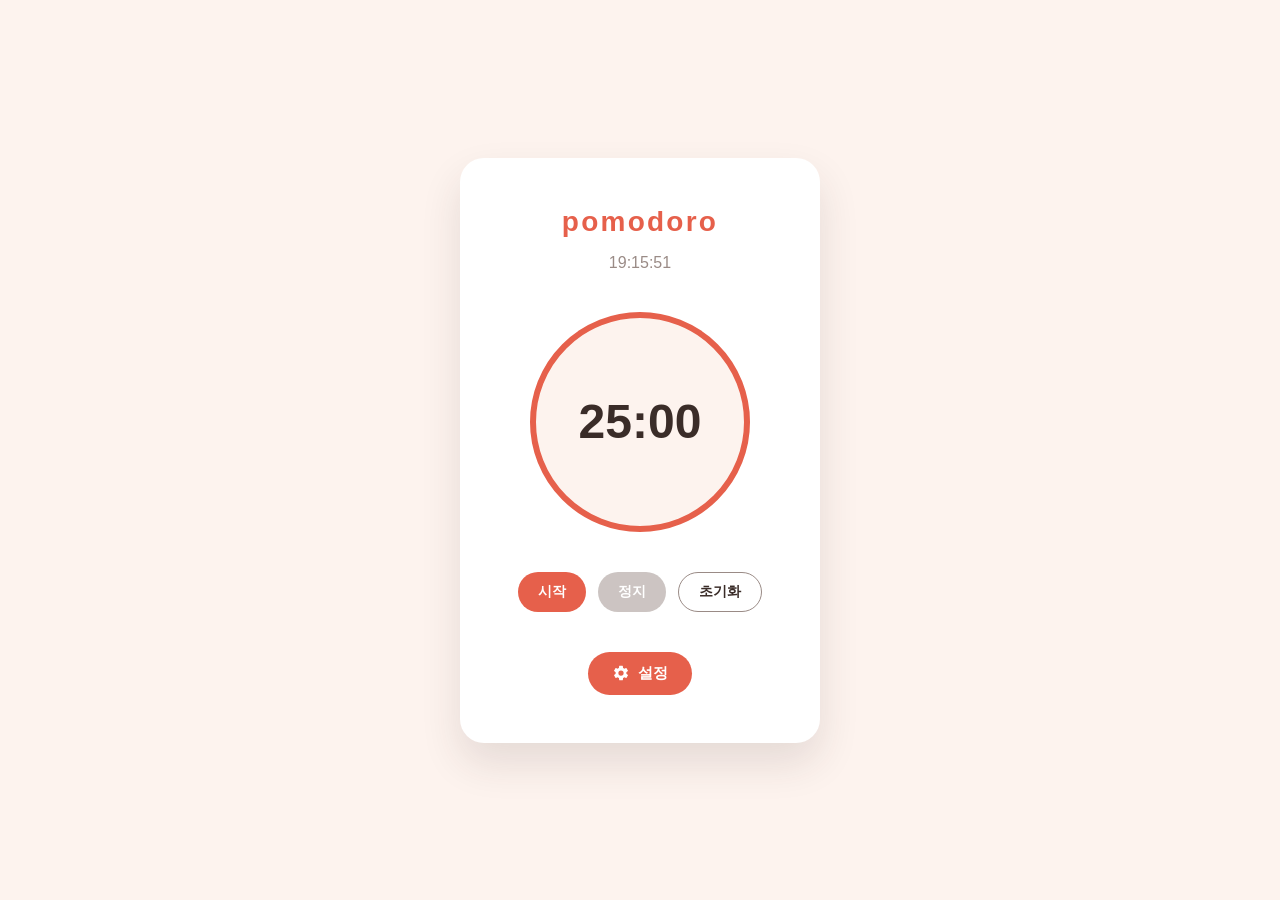
<file: index.html>
<!DOCTYPE html>
<html lang="ko">
<head>
  <meta charset="UTF-8" />
  <meta name="viewport" content="width=device-width, initial-scale=1.0" />
  <title>Pomodoro</title>
  <link rel="stylesheet" href="index.css" />
</head>
<body>
  <main class="app">
    <h1 class="app__title">pomodoro</h1>

    <time class="clock" id="clockDisplay">--:--:--</time>

    <div class="timer">
      <span class="timer__time" id="timerDisplay">25:00</span>
    </div>

    <div class="controls">
      <button type="button" class="control-button control-button--start" id="startButton" onclick="startTimer()">시작</button>
      <button type="button" class="control-button control-button--stop" id="stopButton" onclick="stopTimer()">정지</button>
      <button type="button" class="control-button control-button--reset" id="resetButton" onclick="resetTimer()">초기화</button>
    </div>

    <button type="button" class="settings-button" aria-label="설정" onclick="location.href='setting.html'">
      <svg class="settings-button__icon" viewBox="0 0 24 24" fill="none" xmlns="http://www.w3.org/2000/svg" aria-hidden="true">
        <path d="M19.14 12.94a7.14 7.14 0 0 0 .05-.94 7.14 7.14 0 0 0-.05-.94l2.03-1.58a.5.5 0 0 0 .12-.64l-1.92-3.32a.5.5 0 0 0-.6-.22l-2.39.96a7.03 7.03 0 0 0-1.62-.94l-.36-2.54a.5.5 0 0 0-.5-.42h-3.84a.5.5 0 0 0-.5.42l-.36 2.54c-.59.24-1.13.56-1.62.94l-2.39-.96a.5.5 0 0 0-.6.22L2.71 8.84a.5.5 0 0 0 .12.64l2.03 1.58a7.14 7.14 0 0 0 0 1.88l-2.03 1.58a.5.5 0 0 0-.12.64l1.92 3.32c.14.24.42.32.6.22l2.39-.96c.49.38 1.03.7 1.62.94l.36 2.54c.05.24.26.42.5.42h3.84c.24 0 .45-.18.5-.42l.36-2.54c.59-.24 1.13-.56 1.62-.94l2.39.96c.24.1.46.02.6-.22l1.92-3.32a.5.5 0 0 0-.12-.64l-2.03-1.58ZM12 15.5a3.5 3.5 0 1 1 0-7 3.5 3.5 0 0 1 0 7Z" fill="currentColor"/>
      </svg>
      <span class="settings-button__label">설정</span>
    </button>
  </main>

  <script src="index.js"></script>
</body>
</html>
</file>
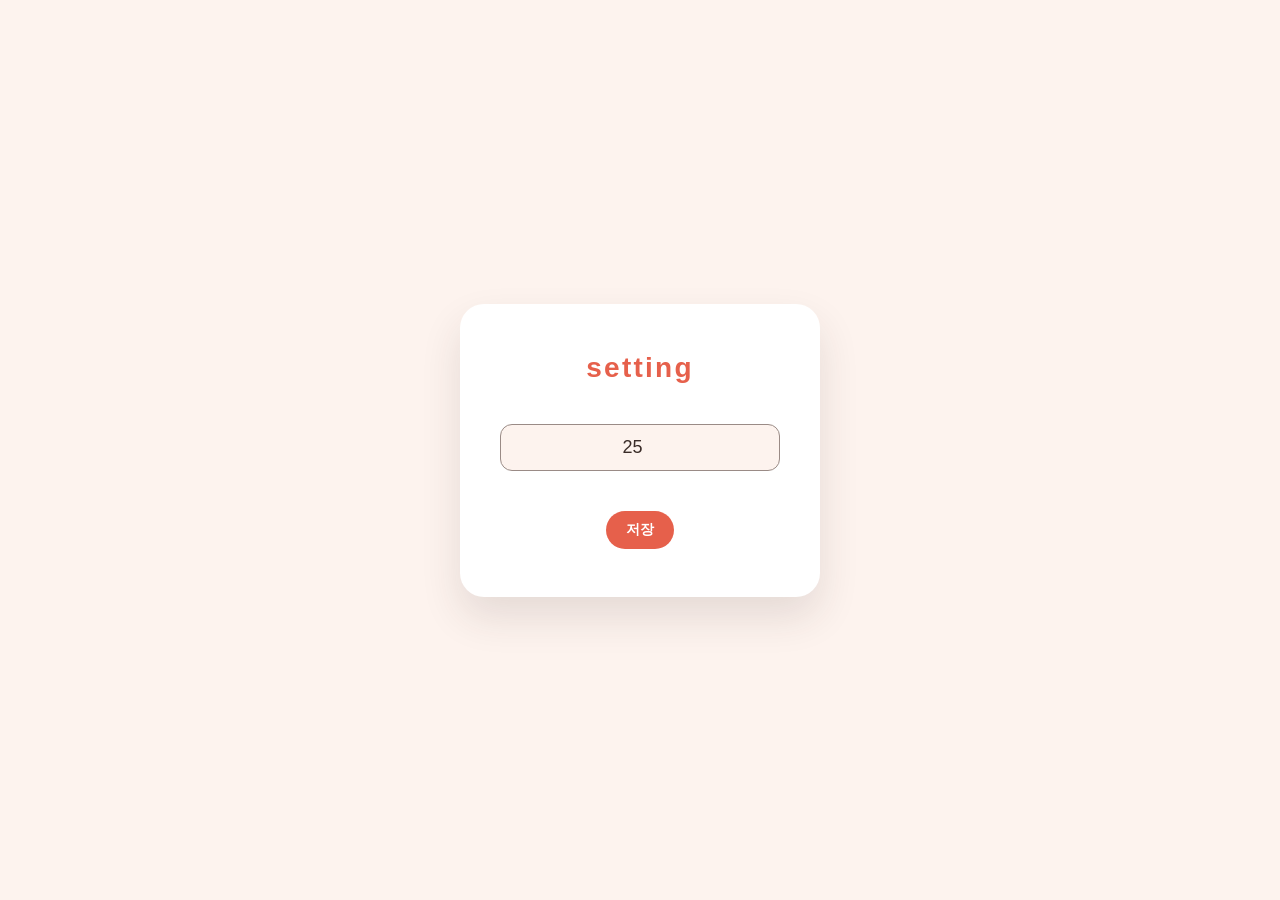
<file: setting.html>
<!DOCTYPE html>
<html lang="ko">
<head>
  <meta charset="UTF-8" />
  <meta name="viewport" content="width=device-width, initial-scale=1.0" />
  <title>Setting</title>
  <link rel="stylesheet" href="index.css" />
  <link rel="stylesheet" href="setting.css" />
</head>
<body>
  <main class="app">
    <h3 class="app__title">setting</h3>

    <input
      type="number"
      id="timerInput"
      class="setting-input"
      min="1"
      max="60"
      oninput="handleInputChange()"
    />

    <button
      type="button"
      id="saveButton"
      class="control-button control-button--start"
      onclick="saveTimerSetting()"
    >
      저장
    </button>
  </main>

  <script src="setting.js"></script>
</body>
</html>
</file>
<file: index.css>
:root {
  --color-bg: #fdf3ee;
  --color-surface: #ffffff;
  --color-primary: #e6604b;
  --color-primary-dark: #c94a37;
  --color-text: #3a2c28;
  --color-text-muted: #9a8b86;
  --shadow-soft: 0 20px 40px rgba(58, 44, 40, 0.12);
}

* {
  box-sizing: border-box;
}

body {
  margin: 0;
  min-height: 100vh;
  display: flex;
  align-items: center;
  justify-content: center;
  background: var(--color-bg);
  font-family: "Segoe UI", "Pretendard", -apple-system, BlinkMacSystemFont, sans-serif;
  color: var(--color-text);
}

.app {
  width: 100%;
  max-width: 360px;
  padding: 48px 40px;
  display: flex;
  flex-direction: column;
  align-items: center;
  gap: 40px;
  background: var(--color-surface);
  border-radius: 24px;
  box-shadow: var(--shadow-soft);
}

.app__title {
  margin: 0;
  font-size: 28px;
  font-weight: 700;
  letter-spacing: 0.08em;
  text-transform: lowercase;
  color: var(--color-primary);
}

.clock {
  margin-top: -24px;
  font-size: 16px;
  font-weight: 500;
  font-variant-numeric: tabular-nums;
  color: var(--color-text-muted);
}

.timer {
  width: 220px;
  height: 220px;
  border-radius: 50%;
  display: flex;
  align-items: center;
  justify-content: center;
  background: var(--color-bg);
  border: 6px solid var(--color-primary);
}

.timer__time {
  font-size: 48px;
  font-weight: 600;
  font-variant-numeric: tabular-nums;
  color: var(--color-text);
}

.controls {
  display: flex;
  gap: 12px;
}

.control-button {
  padding: 10px 20px;
  border: none;
  border-radius: 999px;
  font-size: 14px;
  font-weight: 600;
  cursor: pointer;
  color: #ffffff;
  transition: background-color 0.2s ease, opacity 0.2s ease;
}

.control-button:disabled {
  opacity: 0.5;
  cursor: not-allowed;
}

.control-button--start {
  background: var(--color-primary);
}

.control-button--start:hover:not(:disabled) {
  background: var(--color-primary-dark);
}

.control-button--stop {
  background: var(--color-text-muted);
}

.control-button--stop:hover:not(:disabled) {
  background: var(--color-text);
}

.control-button--reset {
  background: transparent;
  color: var(--color-text);
  border: 1px solid var(--color-text-muted);
}

.control-button--reset:hover:not(:disabled) {
  background: var(--color-bg);
}

.settings-button {
  display: inline-flex;
  align-items: center;
  gap: 8px;
  padding: 12px 24px;
  border: none;
  border-radius: 999px;
  background: var(--color-primary);
  color: #ffffff;
  font-size: 15px;
  font-weight: 600;
  cursor: pointer;
  transition: background-color 0.2s ease;
}

.settings-button:hover {
  background: var(--color-primary-dark);
}

.settings-button:focus-visible {
  outline: 2px solid var(--color-primary-dark);
  outline-offset: 2px;
}

.settings-button__icon {
  width: 18px;
  height: 18px;
}
</file>
<file: setting.css>
.setting-input {
  width: 100%;
  padding: 12px 16px;
  font-size: 18px;
  text-align: center;
  font-variant-numeric: tabular-nums;
  border: 1px solid var(--color-text-muted);
  border-radius: 12px;
  color: var(--color-text);
  background: var(--color-bg);
}

.setting-input:focus {
  outline: none;
  border-color: var(--color-primary);
}
</file>
